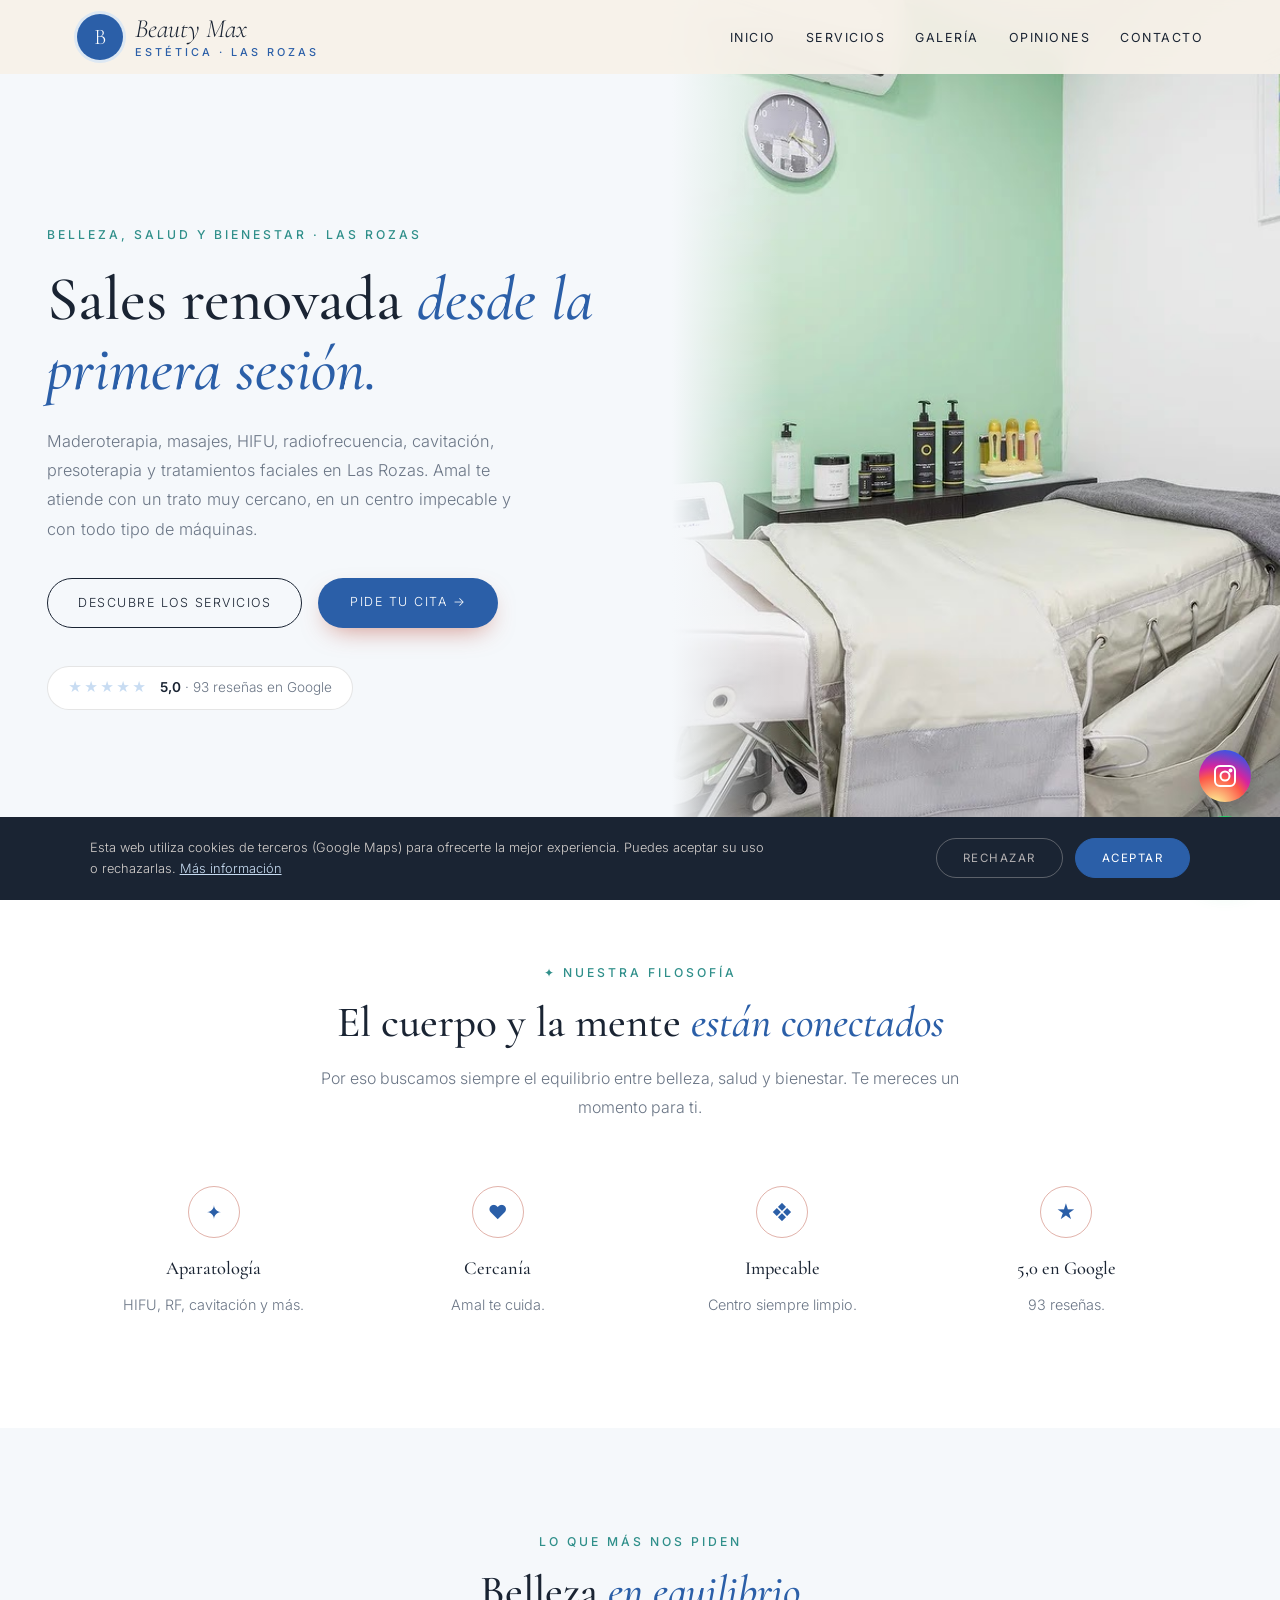
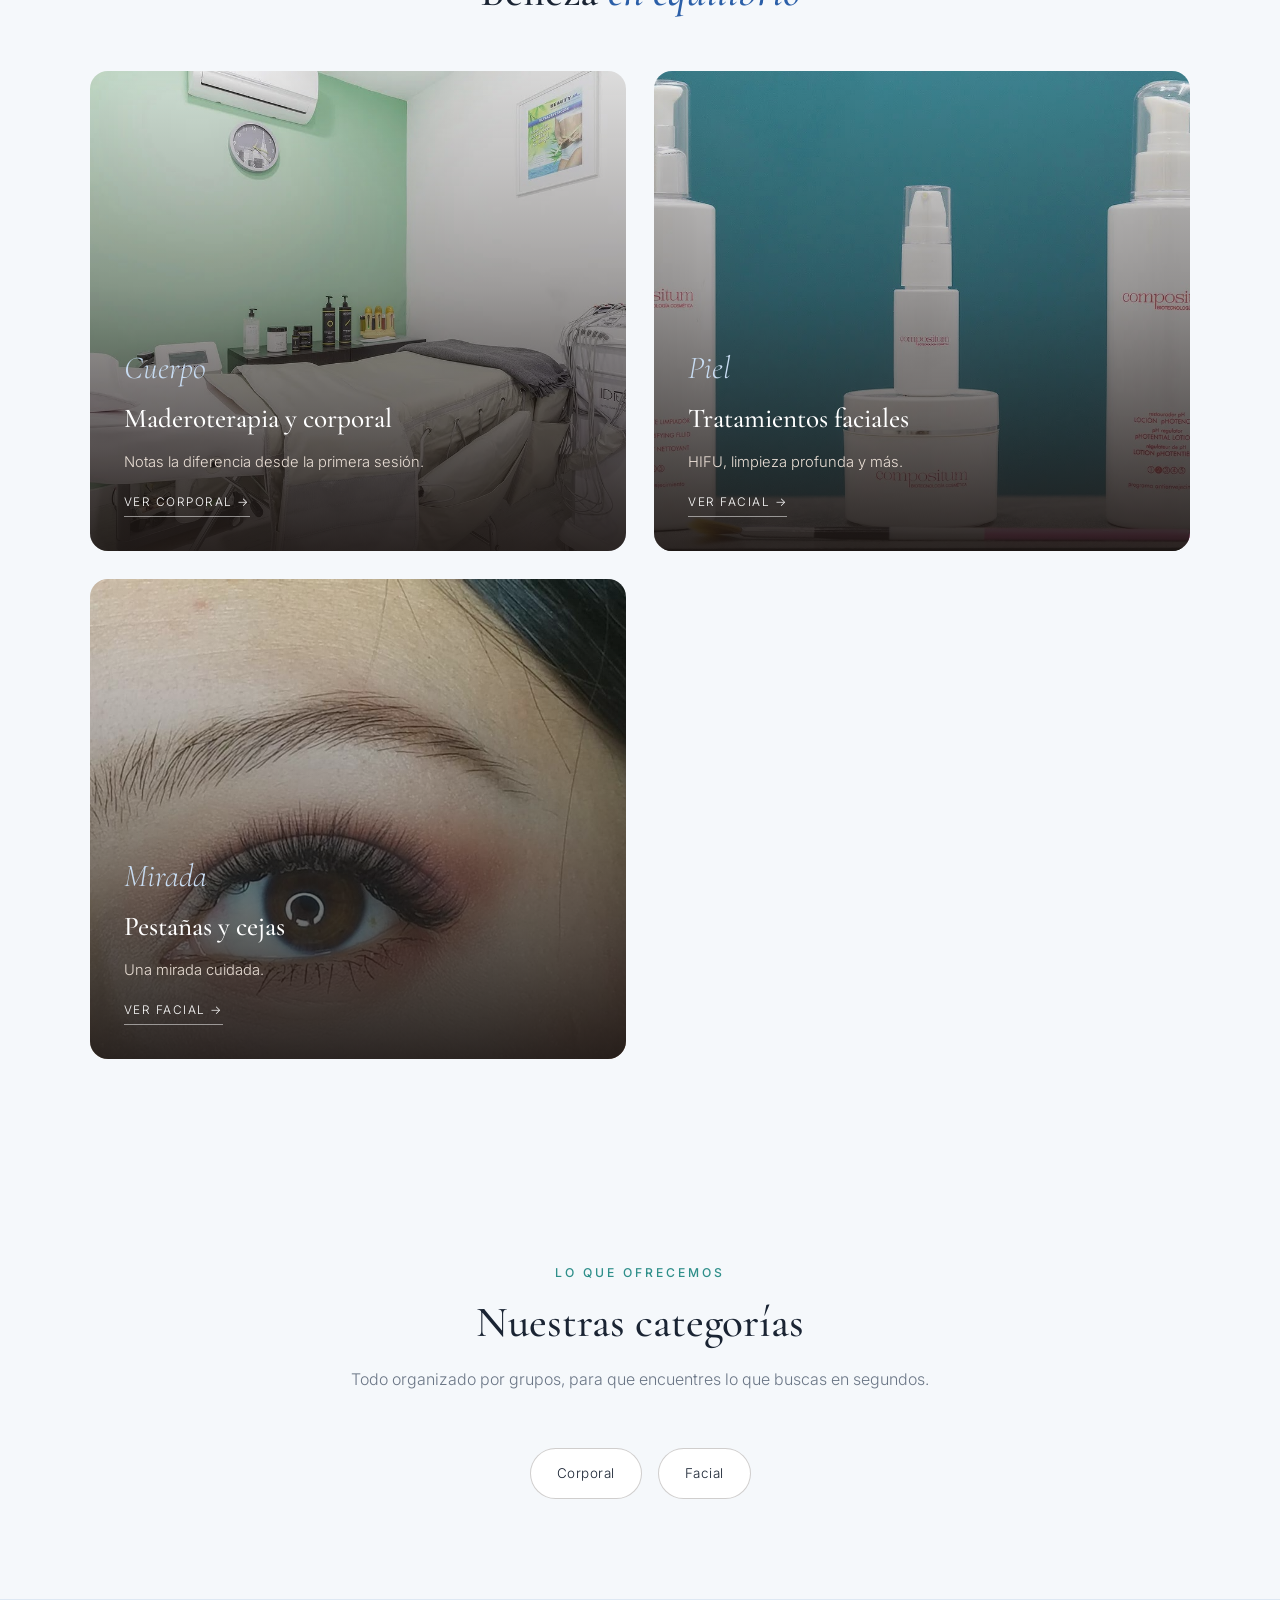
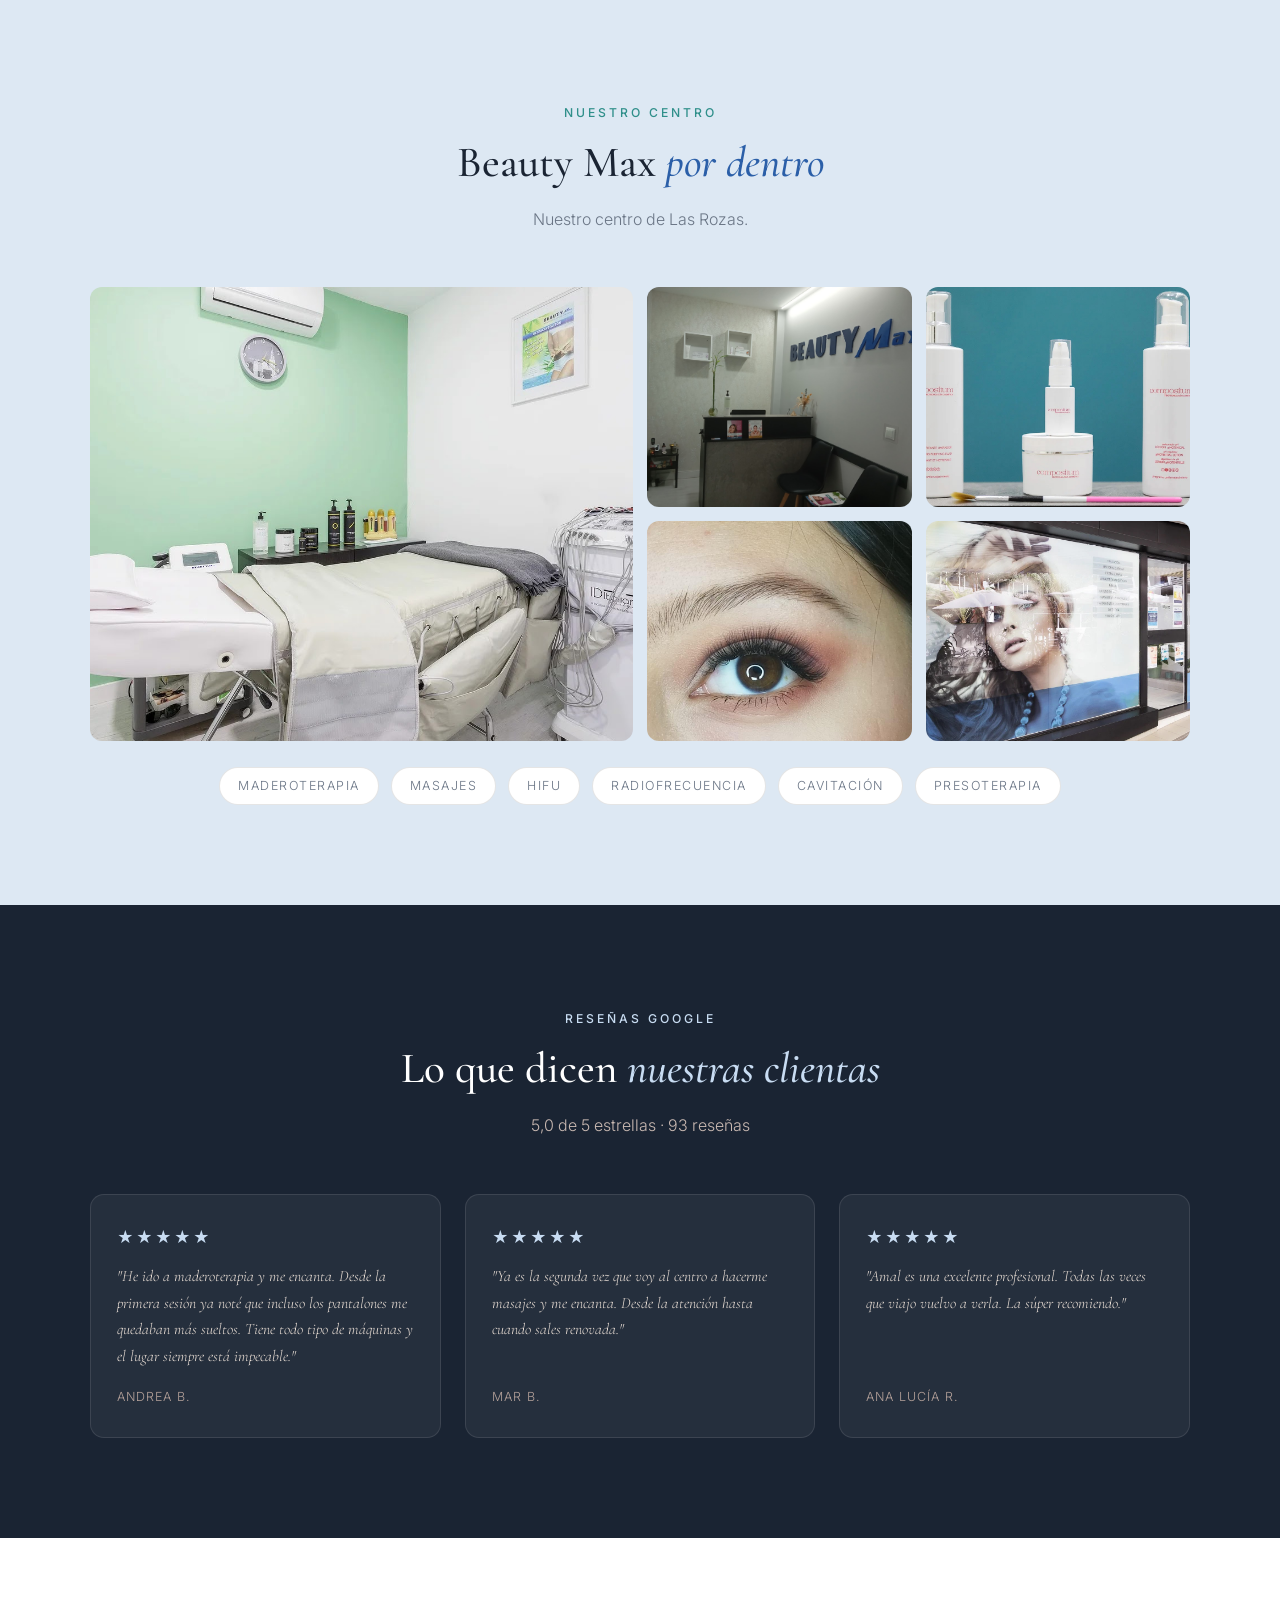
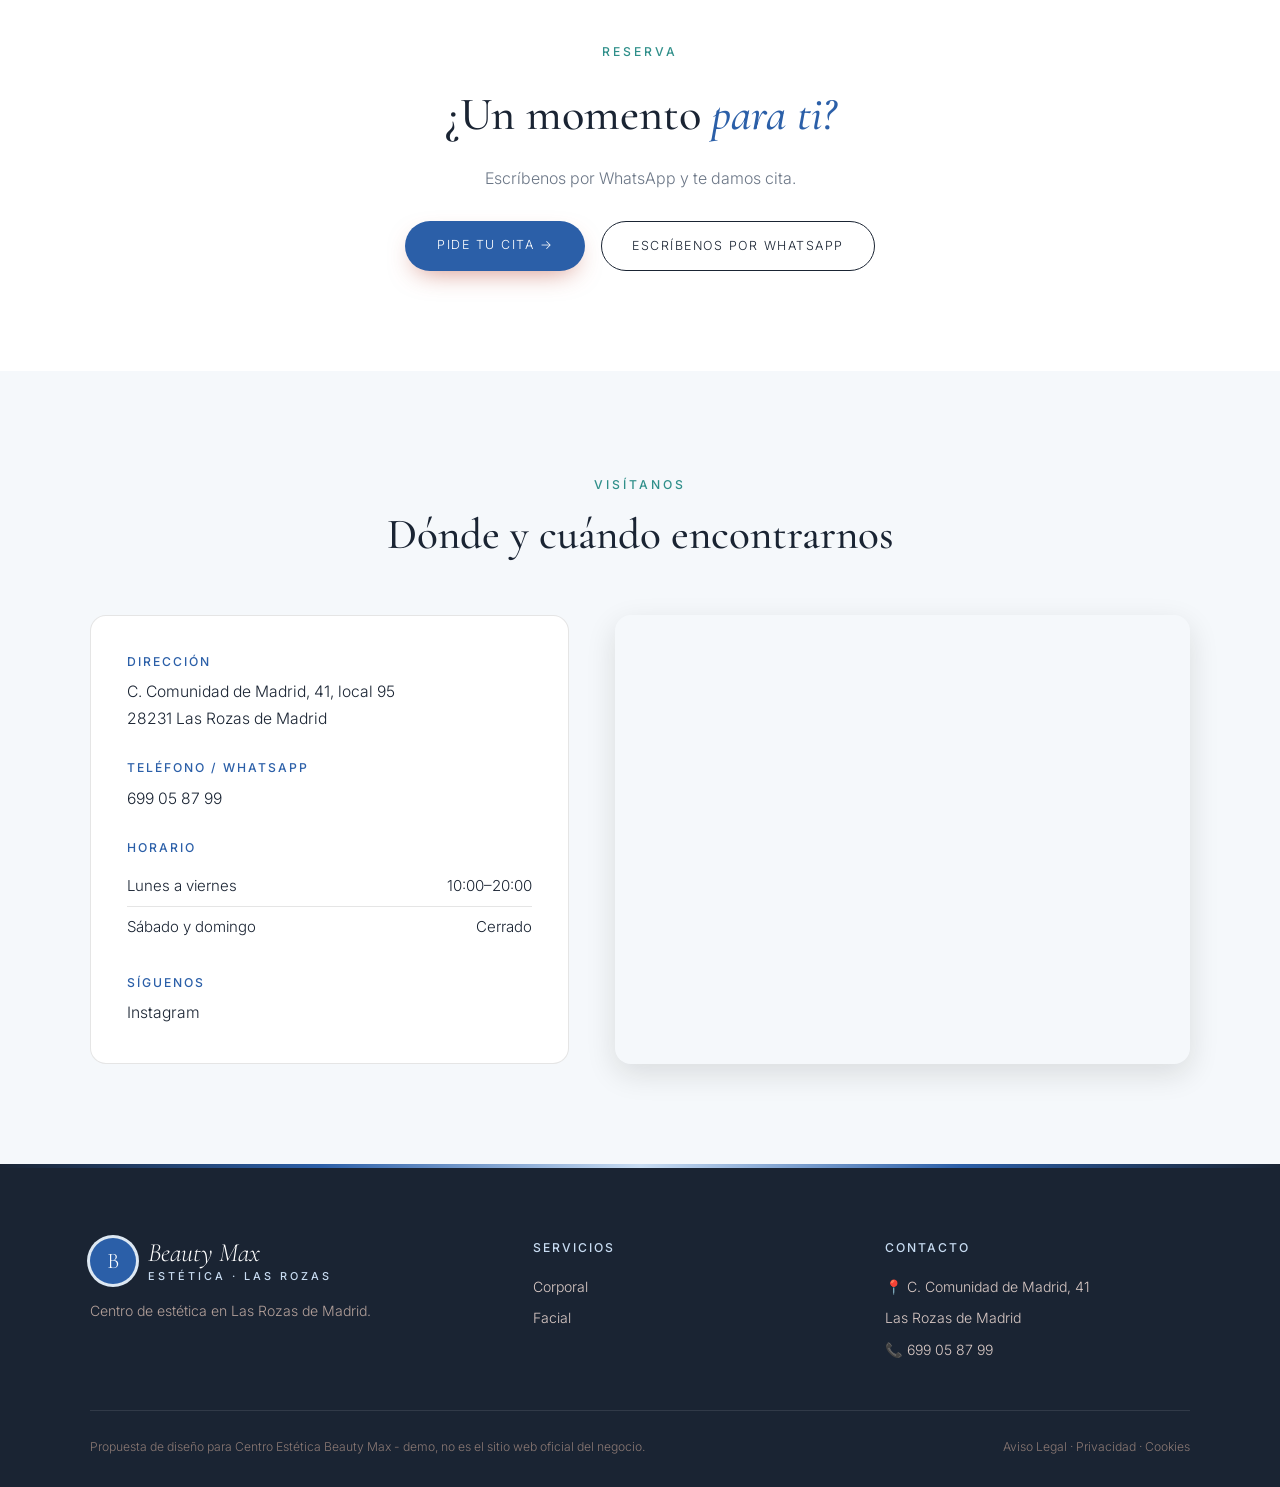
<file: index.html>
<!DOCTYPE html>
<html lang="es">
<head>
<meta charset="UTF-8">
<meta name="viewport" content="width=device-width, initial-scale=1.0">
<title>Centro Estética Beauty Max — Centro de estética en Las Rozas</title>
<meta name="description" content="Centro Estética Beauty Max, en C. Comunidad de Madrid 41, local 95, Las Rozas. Maderoterapia, masajes, HIFU, radiofrecuencia, cavitación, presoterapia y faciales con Amal. 5,0★ con 93 reseñas en Google.">
<meta name="theme-color" content="#1a2433">
<meta property="og:title" content="Centro Estética Beauty Max · Las Rozas">
<meta property="og:image" content="maps_10.jpg">

<link rel="preconnect" href="https://fonts.googleapis.com"><link rel="preconnect" href="https://fonts.gstatic.com" crossorigin><link href="https://fonts.googleapis.com/css2?family=Cormorant+Garamond:ital,wght@0,500;0,600;1,500&family=Inter:wght@300;400;500;600&display=swap" rel="stylesheet">
<link rel="stylesheet" href="styles.css">
</head>
<body>

<header id="header">
  <a href="index.html" class="logo" aria-label="Centro Estética Beauty Max, inicio"><span class="logo-mark">B</span><span class="logo-text"><span class="script">Beauty Max</span><small>estética · Las Rozas</small></span></a>
  <nav id="nav" aria-label="Navegación principal"><ul><li><a href="index.html#inicio">Inicio</a></li><li><a href="servicios.html">Servicios</a></li><li><a href="index.html#galeria">Galería</a></li><li><a href="index.html#opiniones">Opiniones</a></li><li><a href="index.html#contacto">Contacto</a></li></ul></nav><button class="nav-toggle" id="navToggle" aria-label="Abrir menú">☰</button>
</header>

<section class="hero" id="inicio">
  <div class="hero-text">
    <span class="eyebrow">Belleza, salud y bienestar · Las Rozas</span>
    <h1>Sales renovada <em>desde la primera sesión.</em></h1>
    <p>Maderoterapia, masajes, HIFU, radiofrecuencia, cavitación, presoterapia y tratamientos faciales en Las Rozas. Amal te atiende con un trato muy cercano, en un centro impecable y con todo tipo de máquinas.</p>
    <div class="hero-ctas">
      <a href="servicios.html" class="btn-outline">Descubre los servicios</a>
      <a href="https://wa.me/34699058799?text=Hola%2C%20he%20visto%20vuestra%20web%20y%20me%20gustar%C3%ADa%20pedir%20cita%20en%20Beauty%20Max" class="btn-solid" target="_blank" rel="noopener">Pide tu cita →</a>
    </div>
    <a class="hero-rating" href="https://www.google.com/maps/search/?api=1&query=Centro+est%C3%A9tica+Beauty+Max,+Calle+Comunidad+de+Madrid+41,+Las+Rozas" target="_blank" rel="noopener"><span class="stars">★★★★★</span><span><strong>5,0</strong> · 93 reseñas en Google</span></a>
  </div>
  <div class="hero-img"><img src="maps_10.jpg" alt="Cabina de Beauty Max en Las Rozas" style="object-position:center 50%;"></div>
</section>

<section class="trust">
  <div class="section-head">
    <span class="eyebrow">✦ Nuestra filosofía</span>
    <h2>El cuerpo y la mente <em>están conectados</em></h2>
    <p>Por eso buscamos siempre el equilibrio entre belleza, salud y bienestar. Te mereces un momento para ti.</p>
  </div>
  <div class="trust-grid">
    <div class="trust-card"><span class="trust-ic">✦</span><h3>Aparatología</h3><p>HIFU, RF, cavitación y más.</p></div>
    <div class="trust-card"><span class="trust-ic">♥</span><h3>Cercanía</h3><p>Amal te cuida.</p></div>
    <div class="trust-card"><span class="trust-ic">❖</span><h3>Impecable</h3><p>Centro siempre limpio.</p></div>
    <div class="trust-card"><span class="trust-ic">★</span><h3>5,0 en Google</h3><p>93 reseñas.</p></div>
  </div>
</section>

<section class="worlds">
  <div class="section-head">
    <span class="eyebrow">Lo que más nos piden</span>
    <h2>Belleza <em>en equilibrio</em></h2>
  </div>
  <div class="worlds-grid">
    <a href="servicios.html#corporal" class="world-card"><img src="maps_10.jpg" alt="Maderoterapia y corporal"><div class="world-text"><span class="script">Cuerpo</span><h3>Maderoterapia y corporal</h3><p>Notas la diferencia desde la primera sesión.</p><span class="world-link">Ver corporal →</span></div></a>
    <a href="servicios.html#facial" class="world-card"><img src="maps_04.jpg" alt="Tratamientos faciales"><div class="world-text"><span class="script">Piel</span><h3>Tratamientos faciales</h3><p>HIFU, limpieza profunda y más.</p><span class="world-link">Ver facial →</span></div></a>
    <a href="servicios.html#facial" class="world-card"><img src="maps_09.jpg" alt="Pestañas y cejas"><div class="world-text"><span class="script">Mirada</span><h3>Pestañas y cejas</h3><p>Una mirada cuidada.</p><span class="world-link">Ver facial →</span></div></a>
  </div>
</section>

<section>
  <div class="section-head">
    <span class="eyebrow">Lo que ofrecemos</span>
    <h2>Nuestras categorías</h2>
    <p>Todo organizado por grupos, para que encuentres lo que buscas en segundos.</p>
  </div>
  <div class="cat-pills">
    <a href="servicios.html#corporal" class="cat-pill">Corporal</a>
    <a href="servicios.html#facial" class="cat-pill">Facial</a>
  </div>
</section>

<section class="gallery-wrap" id="galeria">
  <div class="section-head">
    <span class="eyebrow">Nuestro centro</span>
    <h2>Beauty Max <em>por dentro</em></h2>
    <p>Nuestro centro de Las Rozas.</p>
  </div>
  <div class="gallery">
    <figure class="big"><img src="maps_10.jpg" alt="Cabina con aparatología" loading="lazy"></figure>
    <figure><img src="maps_03.jpg" alt="Recepción" loading="lazy"></figure>
    <figure><img src="maps_04.jpg" alt="Nuestros productos" loading="lazy"></figure>
    <figure><img src="maps_09.jpg" alt="Pestañas y cejas" loading="lazy"></figure>
    <figure><img src="maps_01.jpg" alt="Escaparate del centro" loading="lazy"></figure>
  </div>
  <div class="brands"><span>Maderoterapia</span><span>Masajes</span><span>HIFU</span><span>Radiofrecuencia</span><span>Cavitación</span><span>Presoterapia</span></div>
</section>

<section class="reviews-wrap" id="opiniones">
  <div class="section-head">
    <span class="eyebrow">Reseñas Google</span>
    <h2>Lo que dicen <em>nuestras clientas</em></h2>
    <p>5,0 de 5 estrellas · 93 reseñas</p>
  </div>
  <div class="review-grid">
    <div class="review-card"><div class="stars">★★★★★</div><p>"He ido a maderoterapia y me encanta. Desde la primera sesión ya noté que incluso los pantalones me quedaban más sueltos. Tiene todo tipo de máquinas y el lugar siempre está impecable."</p><cite>Andrea B.</cite></div>
    <div class="review-card"><div class="stars">★★★★★</div><p>"Ya es la segunda vez que voy al centro a hacerme masajes y me encanta. Desde la atención hasta cuando sales renovada."</p><cite>Mar B.</cite></div>
    <div class="review-card"><div class="stars">★★★★★</div><p>"Amal es una excelente profesional. Todas las veces que viajo vuelvo a verla. La súper recomiendo."</p><cite>Ana Lucía R.</cite></div>
  </div>
</section>

<section class="cta-section">
  <span class="eyebrow">Reserva</span>
  <h2>¿Un momento <em>para ti?</em></h2>
  <p>Escríbenos por WhatsApp y te damos cita.</p>
  <div class="cta-row">
    <a href="https://wa.me/34699058799?text=Hola%2C%20he%20visto%20vuestra%20web%20y%20me%20gustar%C3%ADa%20pedir%20cita%20en%20Beauty%20Max" class="btn-solid" target="_blank" rel="noopener">Pide tu cita →</a>
    <a href="https://wa.me/34699058799?text=Hola%2C%20he%20visto%20vuestra%20web%20y%20me%20gustar%C3%ADa%20pedir%20cita%20en%20Beauty%20Max" class="btn-outline" target="_blank" rel="noopener">Escríbenos por WhatsApp</a>
  </div>
</section>

<section class="contact-section" id="contacto">
  <div class="section-head">
    <span class="eyebrow">Visítanos</span>
    <h2>Dónde y cuándo encontrarnos</h2>
  </div>
  <div class="contact-grid">
    <div class="contact-info">
      <div class="contact-block"><h3>Dirección</h3><p>C. Comunidad de Madrid, 41, local 95<br>28231 Las Rozas de Madrid</p></div>
      <div class="contact-block"><h3>Teléfono / WhatsApp</h3><p><a href="tel:+34699058799">699 05 87 99</a></p></div>
      <div class="contact-block"><h3>Horario</h3><ul class="hours-list"><li><span>Lunes a viernes</span><span>10:00–20:00</span></li><li><span>Sábado y domingo</span><span>Cerrado</span></li></ul></div>
      <div class="contact-block"><h3>Síguenos</h3><p><a href="https://www.instagram.com/beautymax.rozas/" target="_blank" rel="noopener">Instagram</a></p></div>
    </div>
    <div class="contact-map">
      <iframe title="Mapa de Centro Estética Beauty Max" src="https://www.google.com/maps?q=Centro+est%C3%A9tica+Beauty+Max,+Calle+Comunidad+de+Madrid+41,+Las+Rozas&output=embed" width="100%" height="100%" style="border:0;" allowfullscreen="" loading="lazy" referrerpolicy="no-referrer-when-downgrade"></iframe>
    </div>
  </div>
</section>

<footer>
  <div class="footer-grid">
    <div class="footer-brand">
      <a href="index.html" class="logo light"><span class="logo-mark">B</span><span class="logo-text"><span class="script">Beauty Max</span><small>estética · Las Rozas</small></span></a>
      <p>Centro de estética en Las Rozas de Madrid.</p>
    </div>
    <div><h4>Servicios</h4><ul><li><a href="servicios.html#corporal">Corporal</a></li><li><a href="servicios.html#facial">Facial</a></li></ul></div>
    <div><h4>Contacto</h4><ul><li>📍 C. Comunidad de Madrid, 41</li><li>Las Rozas de Madrid</li><li>📞 <a href="tel:+34699058799">699 05 87 99</a></li></ul></div>
  </div>
  <div class="footer-bottom">
    <span>Propuesta de diseño para Centro Estética Beauty Max - demo, no es el sitio web oficial del negocio.</span>
    <span><a href="aviso-legal.html">Aviso Legal</a> &middot; <a href="politica-privacidad.html">Privacidad</a> &middot; <a href="politica-cookies.html">Cookies</a></span>
  </div>
</footer>

<div id="cookie-banner" class="cookie-banner"><p>Esta web utiliza cookies de terceros (Google Maps) para ofrecerte la mejor experiencia. Puedes aceptar su uso o rechazarlas. <a href="politica-cookies.html">Más información</a></p><div class="cookie-actions"><button onclick="setCookieChoice('rejected')" class="ck-reject">Rechazar</button><button onclick="setCookieChoice('accepted')" class="ck-accept">Aceptar</button></div></div>
<div class="social-fabs"><a class="ig-fab" href="https://www.instagram.com/beautymax.rozas/" target="_blank" rel="noopener" aria-label="Visitar Instagram"><svg width="24" height="24" viewBox="0 0 24 24" fill="none" stroke="white" stroke-width="2"><rect x="2" y="2" width="20" height="20" rx="5"/><circle cx="12" cy="12" r="4.5"/><circle cx="17.5" cy="6.5" r="1" fill="white"/></svg></a><a class="wa-fab" href="https://wa.me/34699058799?text=Hola%2C%20he%20visto%20vuestra%20web%20y%20me%20gustar%C3%ADa%20pedir%20cita%20en%20Beauty%20Max" target="_blank" rel="noopener" aria-label="Escribir por WhatsApp"><svg width="28" height="28" viewBox="0 0 24 24" fill="white"><path d="M17.5 14.4c-.3-.1-1.8-.9-2-1s-.5-.1-.7.1-.8 1-.9 1.2-.3.2-.6.1a8.2 8.2 0 0 1-2.4-1.5 9 9 0 0 1-1.7-2.1c-.2-.3 0-.5.1-.6l.4-.5.3-.5v-.5l-.9-2.2c-.2-.6-.5-.5-.7-.5h-.6a1.1 1.1 0 0 0-.8.4 3.4 3.4 0 0 0-1 2.5 5.9 5.9 0 0 0 1.2 3.1 13.5 13.5 0 0 0 5.2 4.6c2.6 1 2.6.7 3.1.6a2.6 2.6 0 0 0 1.7-1.2 2.1 2.1 0 0 0 .2-1.2c-.1-.1-.3-.2-.6-.3ZM12 21.8a9.8 9.8 0 0 1-5-1.4l-.4-.2-3.7 1 1-3.6-.2-.4A9.8 9.8 0 1 1 12 21.8Zm8.4-18.3A11.8 11.8 0 0 0 1.8 17.7L.2 23.8l6.3-1.6a11.8 11.8 0 0 0 5.6 1.4A11.8 11.8 0 0 0 20.4 3.5Z"/></svg></a></div>
<script src="main.js"></script>
</body>
</html>
</file>
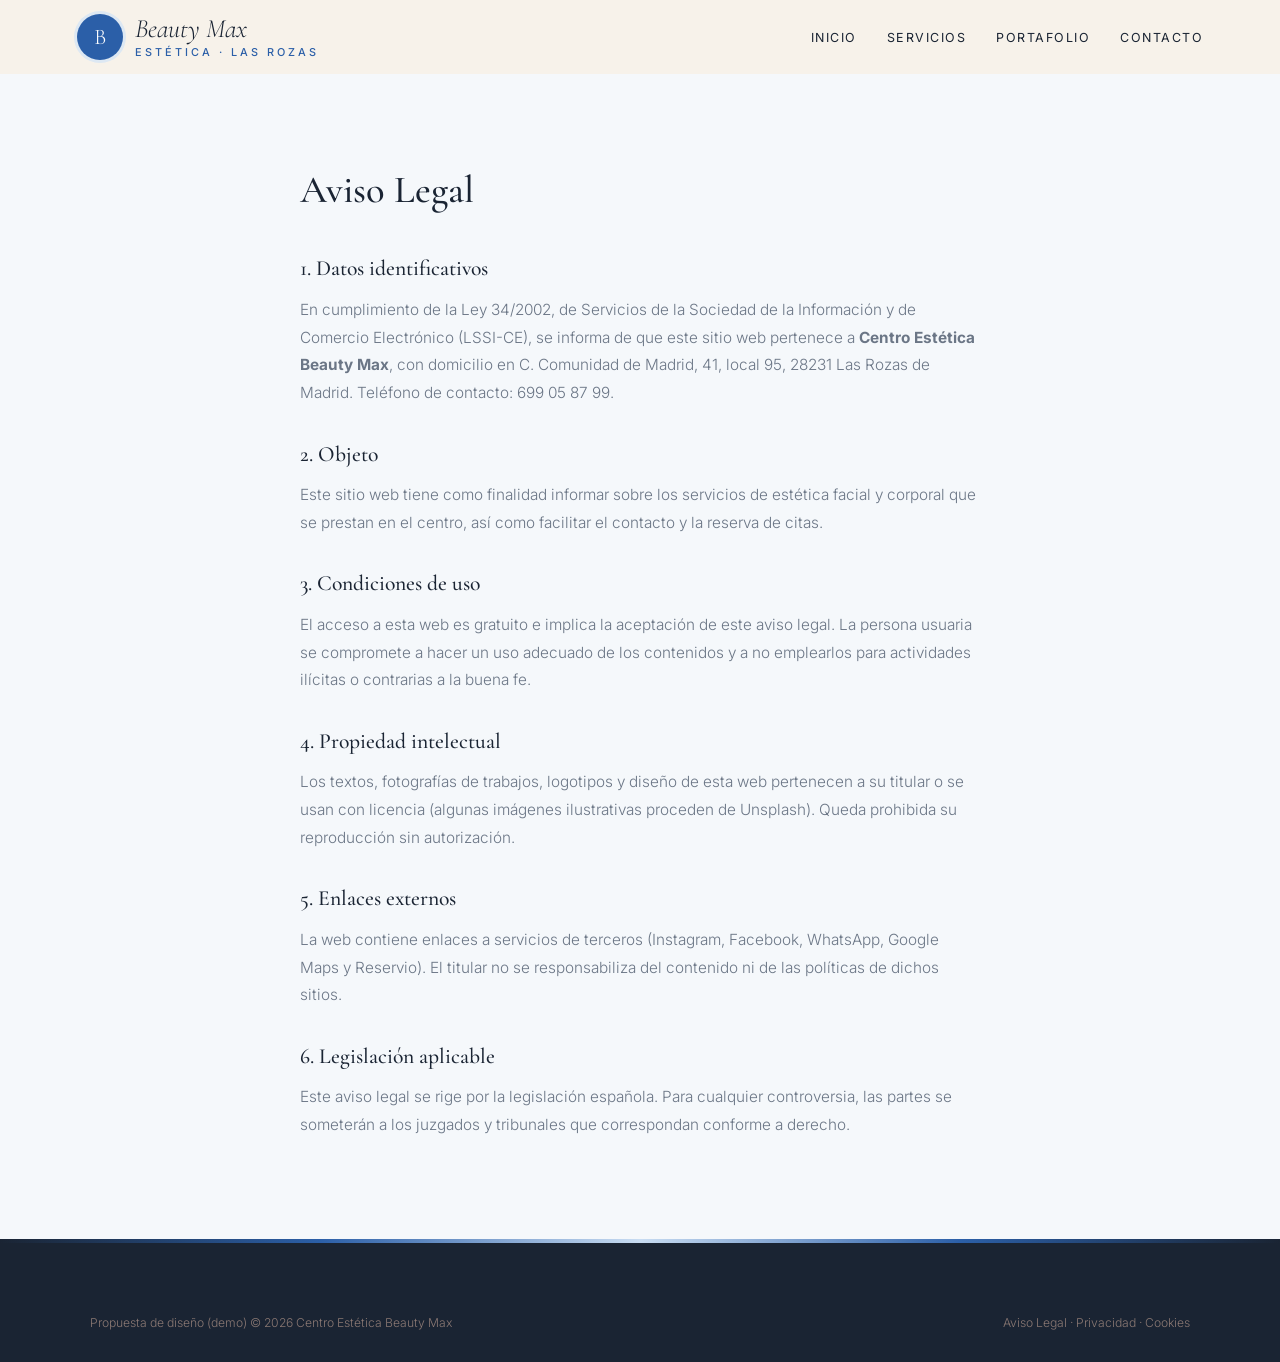
<file: aviso-legal.html>
<!DOCTYPE html>
<html lang="es">
<head>
<meta charset="UTF-8">
<meta name="viewport" content="width=device-width, initial-scale=1.0">
<title>Aviso Legal — Centro Estética Beauty Max</title>
<meta name="robots" content="noindex">

<link rel="preconnect" href="https://fonts.googleapis.com">
<link href="https://fonts.googleapis.com/css2?family=Cormorant+Garamond:ital,wght@0,500;0,600;1,500&family=Inter:wght@300;400;500;600&display=swap" rel="stylesheet">
<link rel="stylesheet" href="styles.css">
</head>
<body>
<header id="header" class="scrolled">
  <a href="index.html" class="logo" aria-label="Centro Estética Beauty Max, inicio">
    <span class="logo-mark">B</span>
    <span class="logo-text"><span class="script">Beauty Max</span><small>estética · Las Rozas</small></span>
  </a>
  <nav id="nav" aria-label="Navegación principal">
    <ul>
      <li><a href="index.html#inicio">Inicio</a></li>
      <li><a href="servicios.html">Servicios</a></li>
      <li><a href="portafolio.html">Portafolio</a></li>
      <li><a href="index.html#contacto">Contacto</a></li>
    </ul>
  </nav>
  <button class="nav-toggle" id="navToggle" aria-label="Abrir menú">☰</button>
</header>
<main class="legal"><h1>Aviso Legal</h1>
<h2>1. Datos identificativos</h2>
<p>En cumplimiento de la Ley 34/2002, de Servicios de la Sociedad de la Información y de Comercio Electrónico (LSSI-CE), se informa de que este sitio web pertenece a <strong>Centro Estética Beauty Max</strong>, con domicilio en C. Comunidad de Madrid, 41, local 95, 28231 Las Rozas de Madrid. Teléfono de contacto: 699 05 87 99.</p>
<h2>2. Objeto</h2>
<p>Este sitio web tiene como finalidad informar sobre los servicios de estética facial y corporal que se prestan en el centro, así como facilitar el contacto y la reserva de citas.</p>
<h2>3. Condiciones de uso</h2>
<p>El acceso a esta web es gratuito e implica la aceptación de este aviso legal. La persona usuaria se compromete a hacer un uso adecuado de los contenidos y a no emplearlos para actividades ilícitas o contrarias a la buena fe.</p>
<h2>4. Propiedad intelectual</h2>
<p>Los textos, fotografías de trabajos, logotipos y diseño de esta web pertenecen a su titular o se usan con licencia (algunas imágenes ilustrativas proceden de Unsplash). Queda prohibida su reproducción sin autorización.</p>
<h2>5. Enlaces externos</h2>
<p>La web contiene enlaces a servicios de terceros (Instagram, Facebook, WhatsApp, Google Maps y Reservio). El titular no se responsabiliza del contenido ni de las políticas de dichos sitios.</p>
<h2>6. Legislación aplicable</h2>
<p>Este aviso legal se rige por la legislación española. Para cualquier controversia, las partes se someterán a los juzgados y tribunales que correspondan conforme a derecho.</p></main>
<footer>
  <div class="footer-bottom" style="margin-top:0">
    <span>Propuesta de diseño (demo) © 2026 Centro Estética Beauty Max</span>
    <span><a href="aviso-legal.html">Aviso Legal</a> &middot; <a href="politica-privacidad.html">Privacidad</a> &middot; <a href="politica-cookies.html">Cookies</a></span>
  </div>
</footer>
<script src="main.js"></script>
</body>
</html>
</file>
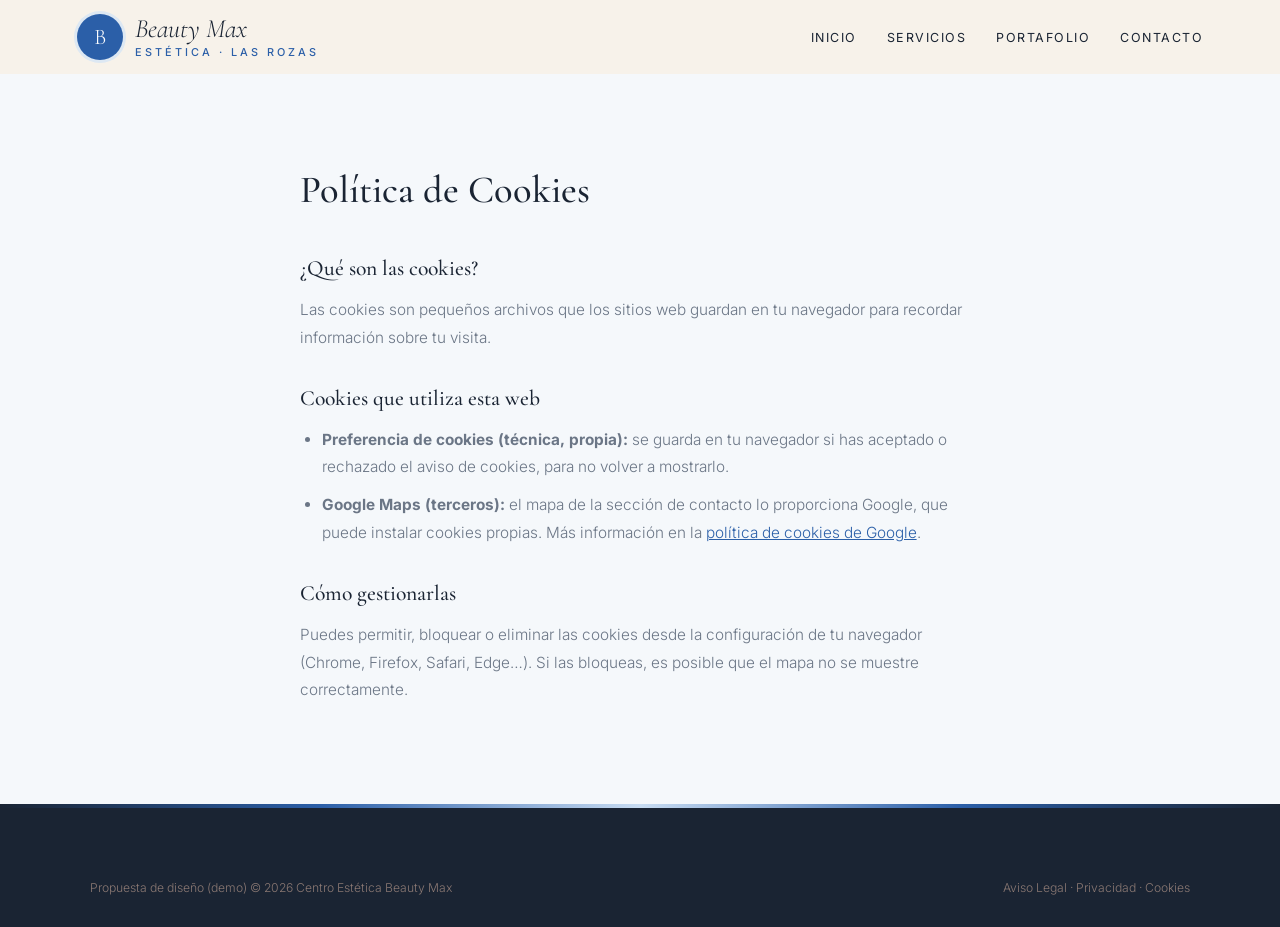
<file: politica-cookies.html>
<!DOCTYPE html>
<html lang="es">
<head>
<meta charset="UTF-8">
<meta name="viewport" content="width=device-width, initial-scale=1.0">
<title>Política de Cookies — Centro Estética Beauty Max</title>
<meta name="robots" content="noindex">

<link rel="preconnect" href="https://fonts.googleapis.com">
<link href="https://fonts.googleapis.com/css2?family=Cormorant+Garamond:ital,wght@0,500;0,600;1,500&family=Inter:wght@300;400;500;600&display=swap" rel="stylesheet">
<link rel="stylesheet" href="styles.css">
</head>
<body>
<header id="header" class="scrolled">
  <a href="index.html" class="logo" aria-label="Centro Estética Beauty Max, inicio">
    <span class="logo-mark">B</span>
    <span class="logo-text"><span class="script">Beauty Max</span><small>estética · Las Rozas</small></span>
  </a>
  <nav id="nav" aria-label="Navegación principal">
    <ul>
      <li><a href="index.html#inicio">Inicio</a></li>
      <li><a href="servicios.html">Servicios</a></li>
      <li><a href="portafolio.html">Portafolio</a></li>
      <li><a href="index.html#contacto">Contacto</a></li>
    </ul>
  </nav>
  <button class="nav-toggle" id="navToggle" aria-label="Abrir menú">☰</button>
</header>
<main class="legal"><h1>Política de Cookies</h1>
<h2>¿Qué son las cookies?</h2>
<p>Las cookies son pequeños archivos que los sitios web guardan en tu navegador para recordar información sobre tu visita.</p>
<h2>Cookies que utiliza esta web</h2>
<ul>
<li><strong>Preferencia de cookies (técnica, propia):</strong> se guarda en tu navegador si has aceptado o rechazado el aviso de cookies, para no volver a mostrarlo.</li>
<li><strong>Google Maps (terceros):</strong> el mapa de la sección de contacto lo proporciona Google, que puede instalar cookies propias. Más información en la <a href="https://policies.google.com/technologies/cookies" target="_blank" rel="noopener">política de cookies de Google</a>.</li>
</ul>
<h2>Cómo gestionarlas</h2>
<p>Puedes permitir, bloquear o eliminar las cookies desde la configuración de tu navegador (Chrome, Firefox, Safari, Edge…). Si las bloqueas, es posible que el mapa no se muestre correctamente.</p></main>
<footer>
  <div class="footer-bottom" style="margin-top:0">
    <span>Propuesta de diseño (demo) © 2026 Centro Estética Beauty Max</span>
    <span><a href="aviso-legal.html">Aviso Legal</a> &middot; <a href="politica-privacidad.html">Privacidad</a> &middot; <a href="politica-cookies.html">Cookies</a></span>
  </div>
</footer>
<script src="main.js"></script>
</body>
</html>
</file>
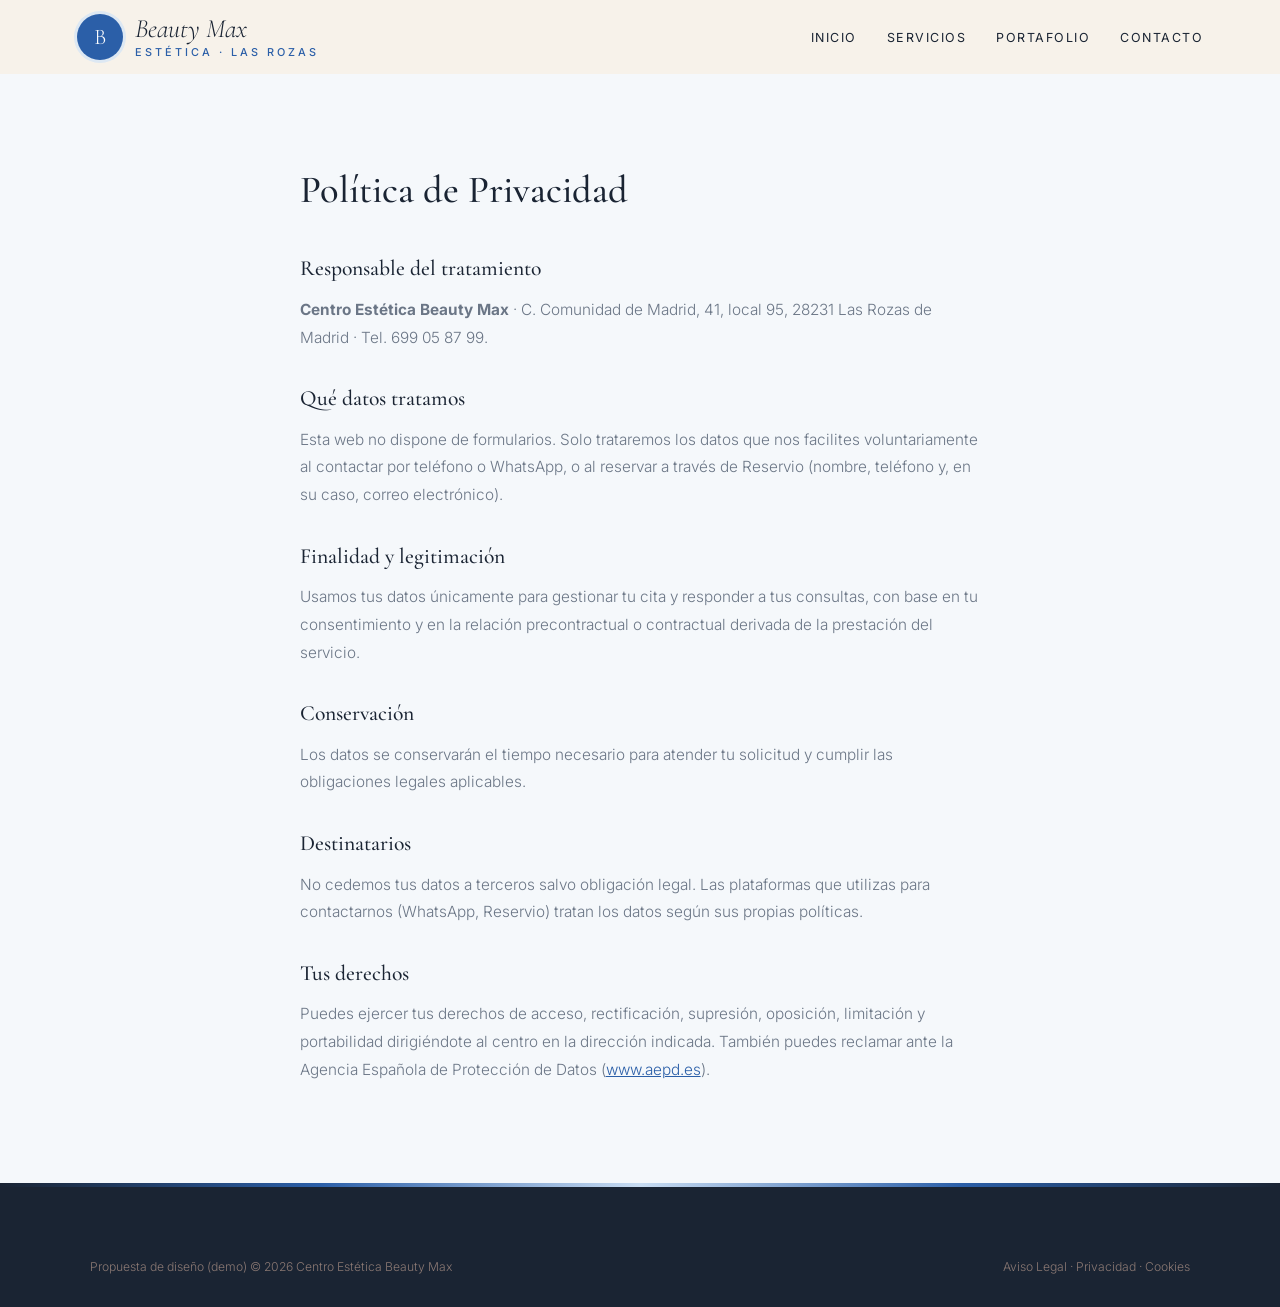
<file: politica-privacidad.html>
<!DOCTYPE html>
<html lang="es">
<head>
<meta charset="UTF-8">
<meta name="viewport" content="width=device-width, initial-scale=1.0">
<title>Política de Privacidad — Centro Estética Beauty Max</title>
<meta name="robots" content="noindex">

<link rel="preconnect" href="https://fonts.googleapis.com">
<link href="https://fonts.googleapis.com/css2?family=Cormorant+Garamond:ital,wght@0,500;0,600;1,500&family=Inter:wght@300;400;500;600&display=swap" rel="stylesheet">
<link rel="stylesheet" href="styles.css">
</head>
<body>
<header id="header" class="scrolled">
  <a href="index.html" class="logo" aria-label="Centro Estética Beauty Max, inicio">
    <span class="logo-mark">B</span>
    <span class="logo-text"><span class="script">Beauty Max</span><small>estética · Las Rozas</small></span>
  </a>
  <nav id="nav" aria-label="Navegación principal">
    <ul>
      <li><a href="index.html#inicio">Inicio</a></li>
      <li><a href="servicios.html">Servicios</a></li>
      <li><a href="portafolio.html">Portafolio</a></li>
      <li><a href="index.html#contacto">Contacto</a></li>
    </ul>
  </nav>
  <button class="nav-toggle" id="navToggle" aria-label="Abrir menú">☰</button>
</header>
<main class="legal"><h1>Política de Privacidad</h1>
<h2>Responsable del tratamiento</h2>
<p><strong>Centro Estética Beauty Max</strong> · C. Comunidad de Madrid, 41, local 95, 28231 Las Rozas de Madrid · Tel. 699 05 87 99.</p>
<h2>Qué datos tratamos</h2>
<p>Esta web no dispone de formularios. Solo trataremos los datos que nos facilites voluntariamente al contactar por teléfono o WhatsApp, o al reservar a través de Reservio (nombre, teléfono y, en su caso, correo electrónico).</p>
<h2>Finalidad y legitimación</h2>
<p>Usamos tus datos únicamente para gestionar tu cita y responder a tus consultas, con base en tu consentimiento y en la relación precontractual o contractual derivada de la prestación del servicio.</p>
<h2>Conservación</h2>
<p>Los datos se conservarán el tiempo necesario para atender tu solicitud y cumplir las obligaciones legales aplicables.</p>
<h2>Destinatarios</h2>
<p>No cedemos tus datos a terceros salvo obligación legal. Las plataformas que utilizas para contactarnos (WhatsApp, Reservio) tratan los datos según sus propias políticas.</p>
<h2>Tus derechos</h2>
<p>Puedes ejercer tus derechos de acceso, rectificación, supresión, oposición, limitación y portabilidad dirigiéndote al centro en la dirección indicada. También puedes reclamar ante la Agencia Española de Protección de Datos (<a href="https://www.aepd.es" target="_blank" rel="noopener">www.aepd.es</a>).</p></main>
<footer>
  <div class="footer-bottom" style="margin-top:0">
    <span>Propuesta de diseño (demo) © 2026 Centro Estética Beauty Max</span>
    <span><a href="aviso-legal.html">Aviso Legal</a> &middot; <a href="politica-privacidad.html">Privacidad</a> &middot; <a href="politica-cookies.html">Cookies</a></span>
  </div>
</footer>
<script src="main.js"></script>
</body>
</html>
</file>
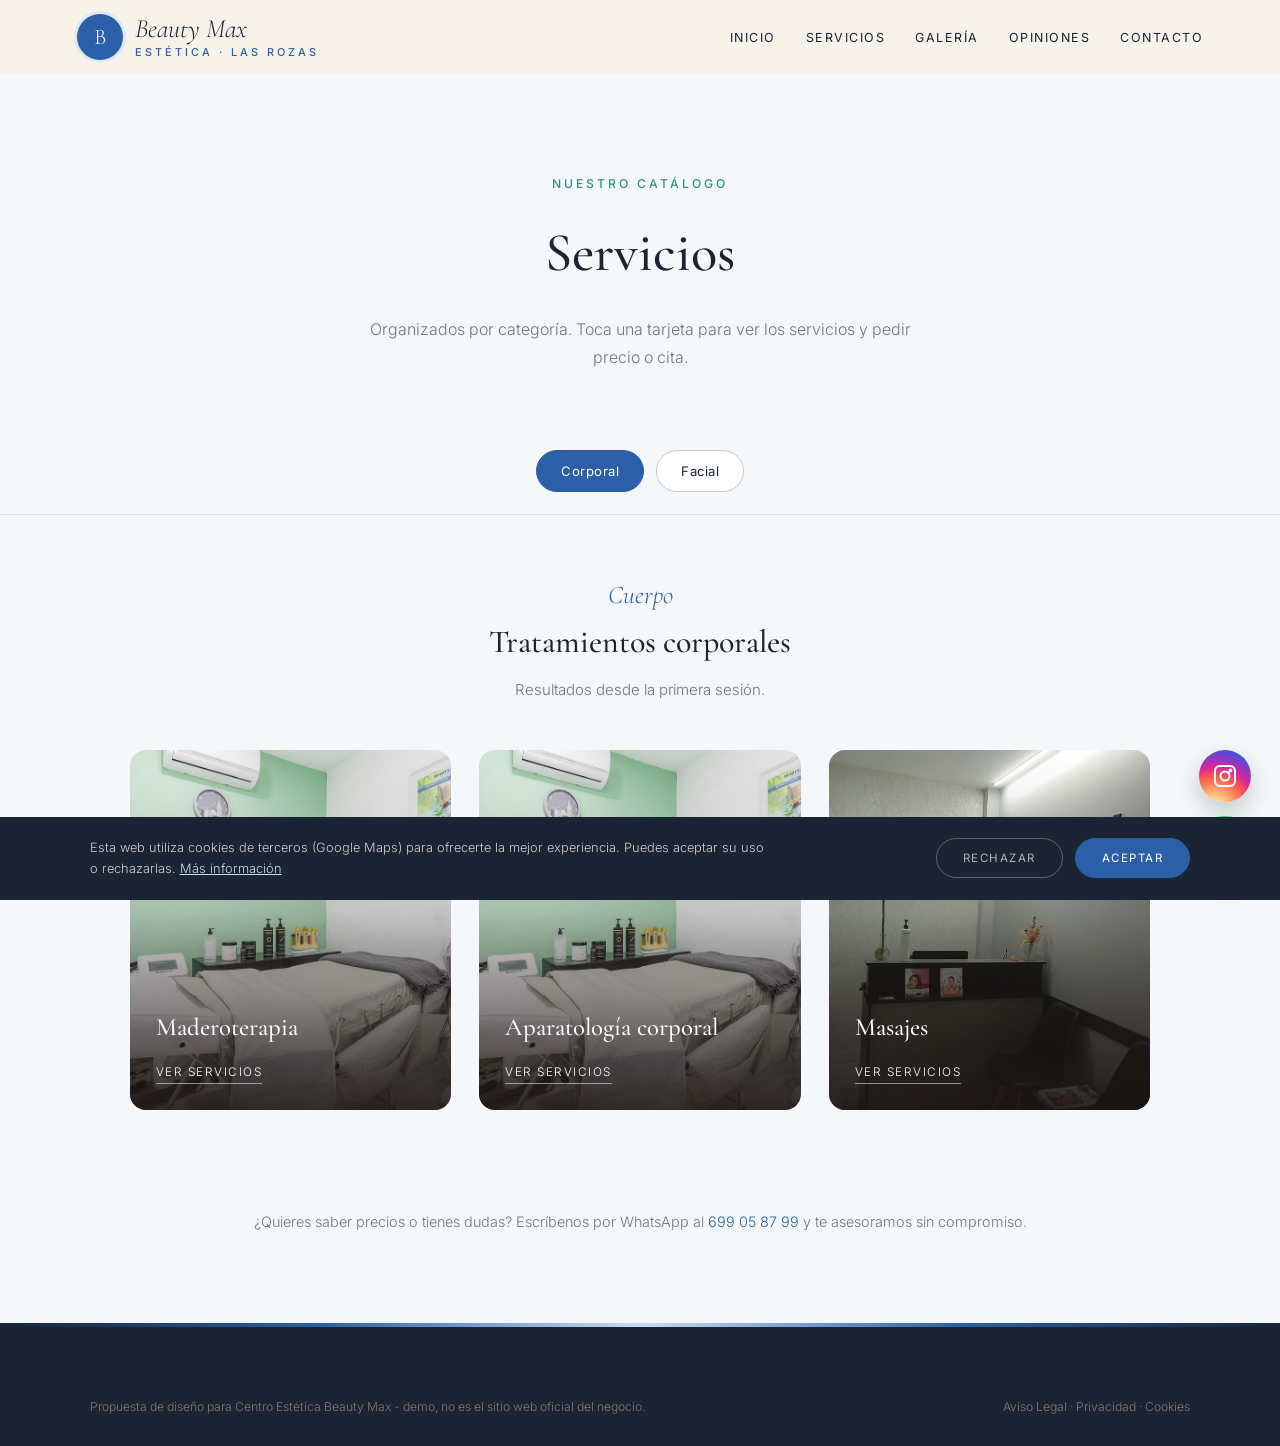
<file: servicios.html>
<!DOCTYPE html>
<html lang="es">
<head>
<meta charset="UTF-8">
<meta name="viewport" content="width=device-width, initial-scale=1.0">
<title>Servicios — Centro Estética Beauty Max · Las Rozas</title>
<meta name="description" content="Servicios de Centro Estética Beauty Max en Las Rozas.">

<link rel="preconnect" href="https://fonts.googleapis.com"><link rel="preconnect" href="https://fonts.gstatic.com" crossorigin><link href="https://fonts.googleapis.com/css2?family=Cormorant+Garamond:ital,wght@0,500;0,600;1,500&family=Inter:wght@300;400;500;600&display=swap" rel="stylesheet">
<link rel="stylesheet" href="styles.css">
</head>
<body>

<header id="header" class="scrolled">
  <a href="index.html" class="logo" aria-label="Centro Estética Beauty Max, inicio"><span class="logo-mark">B</span><span class="logo-text"><span class="script">Beauty Max</span><small>estética · Las Rozas</small></span></a>
  <nav id="nav" aria-label="Navegación principal"><ul><li><a href="index.html#inicio">Inicio</a></li><li><a href="servicios.html">Servicios</a></li><li><a href="index.html#galeria">Galería</a></li><li><a href="index.html#opiniones">Opiniones</a></li><li><a href="index.html#contacto">Contacto</a></li></ul></nav><button class="nav-toggle" id="navToggle" aria-label="Abrir menú">☰</button>
</header>

<div class="page-hero">
  <span class="eyebrow">Nuestro catálogo</span>
  <h1>Servicios</h1>
  <p>Organizados por categoría. Toca una tarjeta para ver los servicios y pedir precio o cita.</p>
</div>

<div class="tabs">
  <button class="tab-btn active" data-tab="corporal">Corporal</button>
  <button class="tab-btn" data-tab="facial">Facial</button>
  
</div>

<div class="tab-panel active" id="corporal">
  <div class="tab-intro"><span class="script">Cuerpo</span><h2>Tratamientos corporales</h2><p>Resultados desde la primera sesión.</p></div>
  <div class="cat-grid">
    <div class="cat-card" onclick="openModal('madero')"><img src="maps_10.jpg" alt="Maderoterapia" loading="lazy"><div class="cat-card-text"><h3>Maderoterapia</h3><span>Ver servicios</span></div></div>
    <div class="cat-card" onclick="openModal('aparatologia')"><img src="maps_10.jpg" alt="Aparatología corporal" loading="lazy"><div class="cat-card-text"><h3>Aparatología corporal</h3><span>Ver servicios</span></div></div>
    <div class="cat-card" onclick="openModal('masajes')"><img src="maps_03.jpg" alt="Masajes" loading="lazy"><div class="cat-card-text"><h3>Masajes</h3><span>Ver servicios</span></div></div>
  </div>
</div>

<div class="tab-panel" id="facial">
  <div class="tab-intro"><span class="script">Piel</span><h2>Tratamientos faciales</h2><p>Piel cuidada y luminosa.</p></div>
  <div class="cat-grid">
    <div class="cat-card" onclick="openModal('faciales')"><img src="maps_04.jpg" alt="Faciales" loading="lazy"><div class="cat-card-text"><h3>Faciales</h3><span>Ver servicios</span></div></div>
    <div class="cat-card" onclick="openModal('mirada')"><img src="maps_09.jpg" alt="Pestañas y cejas" loading="lazy"><div class="cat-card-text"><h3>Pestañas y cejas</h3><span>Ver servicios</span></div></div>
  </div>
</div>


<p class="services-note">¿Quieres saber precios o tienes dudas? Escríbenos por WhatsApp al <a href="https://wa.me/34699058799" target="_blank" rel="noopener" style="color:var(--red)">699 05 87 99</a> y te asesoramos sin compromiso.</p>

<div class="modal-overlay" id="modal-madero"><div class="modal">
  <button class="modal-close" onclick="closeModal('madero')" aria-label="Cerrar">×</button>
  <h3>Maderoterapia</h3><p class="modal-sub">Modelado</p>
  <div class="svc-row"><div><div class="svc-name">Maderoterapia corporal</div><span class="svc-desc"></span></div><div class="svc-price">Consultar</div></div>
  <a class="modal-cta alt" href="https://wa.me/34699058799?text=Hola%2C%20quiero%20informaci%C3%B3n%20sobre%20maderoterapia" target="_blank" rel="noopener">Pedir cita por WhatsApp</a>
</div></div>

<div class="modal-overlay" id="modal-aparatologia"><div class="modal">
  <button class="modal-close" onclick="closeModal('aparatologia')" aria-label="Cerrar">×</button>
  <h3>Aparatología corporal</h3><p class="modal-sub">Tecnología</p>
  <div class="svc-row"><div><div class="svc-name">Cavitación</div><span class="svc-desc"></span></div><div class="svc-price">Consultar</div></div>
  <div class="svc-row"><div><div class="svc-name">Radiofrecuencia</div><span class="svc-desc"></span></div><div class="svc-price">Consultar</div></div>
  <div class="svc-row"><div><div class="svc-name">HIFU</div><span class="svc-desc"></span></div><div class="svc-price">Consultar</div></div>
  <div class="svc-row"><div><div class="svc-name">Presoterapia</div><span class="svc-desc"></span></div><div class="svc-price">Consultar</div></div>
  <div class="svc-row"><div><div class="svc-name">Láser indoloro</div><span class="svc-desc"></span></div><div class="svc-price">Consultar</div></div>
  <a class="modal-cta alt" href="https://wa.me/34699058799?text=Hola%2C%20quiero%20informaci%C3%B3n%20sobre%20aparatolog%C3%ADa%20corporal" target="_blank" rel="noopener">Pedir cita por WhatsApp</a>
</div></div>

<div class="modal-overlay" id="modal-masajes"><div class="modal">
  <button class="modal-close" onclick="closeModal('masajes')" aria-label="Cerrar">×</button>
  <h3>Masajes</h3><p class="modal-sub">Bienestar</p>
  <div class="svc-row"><div><div class="svc-name">Masajes</div><span class="svc-desc"></span></div><div class="svc-price">Consultar</div></div>
  <div class="svc-row"><div><div class="svc-name">Masaje cráneo facial</div><span class="svc-desc"></span></div><div class="svc-price">Consultar</div></div>
  <a class="modal-cta alt" href="https://wa.me/34699058799?text=Hola%2C%20quiero%20informaci%C3%B3n%20sobre%20masajes" target="_blank" rel="noopener">Pedir cita por WhatsApp</a>
</div></div>

<div class="modal-overlay" id="modal-faciales"><div class="modal">
  <button class="modal-close" onclick="closeModal('faciales')" aria-label="Cerrar">×</button>
  <h3>Faciales</h3><p class="modal-sub">Piel</p>
  <div class="svc-row"><div><div class="svc-name">Limpieza profunda</div><span class="svc-desc"></span></div><div class="svc-price">Consultar</div></div>
  <div class="svc-row"><div><div class="svc-name">HIFU facial</div><span class="svc-desc"></span></div><div class="svc-price">Consultar</div></div>
  <div class="svc-row"><div><div class="svc-name">Dioderma</div><span class="svc-desc"></span></div><div class="svc-price">Consultar</div></div>
  <div class="svc-row"><div><div class="svc-name">Maderoterapia facial</div><span class="svc-desc"></span></div><div class="svc-price">Consultar</div></div>
  <a class="modal-cta alt" href="https://wa.me/34699058799?text=Hola%2C%20quiero%20informaci%C3%B3n%20sobre%20faciales" target="_blank" rel="noopener">Pedir cita por WhatsApp</a>
</div></div>

<div class="modal-overlay" id="modal-mirada"><div class="modal">
  <button class="modal-close" onclick="closeModal('mirada')" aria-label="Cerrar">×</button>
  <h3>Pestañas y cejas</h3><p class="modal-sub">Mirada</p>
  <div class="svc-row"><div><div class="svc-name">Pestañas</div><span class="svc-desc"></span></div><div class="svc-price">Consultar</div></div>
  <div class="svc-row"><div><div class="svc-name">Cejas</div><span class="svc-desc"></span></div><div class="svc-price">Consultar</div></div>
  <a class="modal-cta alt" href="https://wa.me/34699058799?text=Hola%2C%20quiero%20informaci%C3%B3n%20sobre%20pesta%C3%B1as%20y%20cejas" target="_blank" rel="noopener">Pedir cita por WhatsApp</a>
</div></div>


<footer>
  <div class="footer-bottom" style="margin-top:0">
    <span>Propuesta de diseño para Centro Estética Beauty Max - demo, no es el sitio web oficial del negocio.</span>
    <span><a href="aviso-legal.html">Aviso Legal</a> &middot; <a href="politica-privacidad.html">Privacidad</a> &middot; <a href="politica-cookies.html">Cookies</a></span>
  </div>
</footer>

<div id="cookie-banner" class="cookie-banner"><p>Esta web utiliza cookies de terceros (Google Maps) para ofrecerte la mejor experiencia. Puedes aceptar su uso o rechazarlas. <a href="politica-cookies.html">Más información</a></p><div class="cookie-actions"><button onclick="setCookieChoice('rejected')" class="ck-reject">Rechazar</button><button onclick="setCookieChoice('accepted')" class="ck-accept">Aceptar</button></div></div>
<div class="social-fabs"><a class="ig-fab" href="https://www.instagram.com/beautymax.rozas/" target="_blank" rel="noopener" aria-label="Visitar Instagram"><svg width="24" height="24" viewBox="0 0 24 24" fill="none" stroke="white" stroke-width="2"><rect x="2" y="2" width="20" height="20" rx="5"/><circle cx="12" cy="12" r="4.5"/><circle cx="17.5" cy="6.5" r="1" fill="white"/></svg></a><a class="wa-fab" href="https://wa.me/34699058799?text=Hola%2C%20he%20visto%20vuestra%20web%20y%20me%20gustar%C3%ADa%20pedir%20cita%20en%20Beauty%20Max" target="_blank" rel="noopener" aria-label="Escribir por WhatsApp"><svg width="28" height="28" viewBox="0 0 24 24" fill="white"><path d="M17.5 14.4c-.3-.1-1.8-.9-2-1s-.5-.1-.7.1-.8 1-.9 1.2-.3.2-.6.1a8.2 8.2 0 0 1-2.4-1.5 9 9 0 0 1-1.7-2.1c-.2-.3 0-.5.1-.6l.4-.5.3-.5v-.5l-.9-2.2c-.2-.6-.5-.5-.7-.5h-.6a1.1 1.1 0 0 0-.8.4 3.4 3.4 0 0 0-1 2.5 5.9 5.9 0 0 0 1.2 3.1 13.5 13.5 0 0 0 5.2 4.6c2.6 1 2.6.7 3.1.6a2.6 2.6 0 0 0 1.7-1.2 2.1 2.1 0 0 0 .2-1.2c-.1-.1-.3-.2-.6-.3ZM12 21.8a9.8 9.8 0 0 1-5-1.4l-.4-.2-3.7 1 1-3.6-.2-.4A9.8 9.8 0 1 1 12 21.8Zm8.4-18.3A11.8 11.8 0 0 0 1.8 17.7L.2 23.8l6.3-1.6a11.8 11.8 0 0 0 5.6 1.4A11.8 11.8 0 0 0 20.4 3.5Z"/></svg></a></div>
<script src="main.js"></script>
</body>
</html>
</file>
<file: styles.css>
:root{
  --cream:#f5f8fb; --paper:#ffffff; --tint:#dde8f3; --ink:#1a2433; --dark:#1a2433; --muted:#6b7686;
  --red:#2b5fa8; --red-dark:#214a85; --teal:#2f8f8a; --gold:#c8dcf2; --line:rgba(0,0,0,.1);
  --brand-gradient:linear-gradient(90deg,#1a2433,#2b5fa8,#c8dcf2,#2b5fa8,#1a2433);
}
*{margin:0;padding:0;box-sizing:border-box;}
html{scroll-behavior:smooth;}
body{font-family:'Inter',sans-serif;background:var(--cream);color:var(--ink);overflow-x:hidden;font-weight:300;line-height:1.6;}
a{text-decoration:none;color:inherit;}
h1,h2,h3{font-family:'Cormorant Garamond',serif;font-weight:500;}
h1 em,h2 em{font-style:italic;color:var(--red);}
img{max-width:100%;display:block;}
.script{font-family:'Cormorant Garamond',serif;font-style:italic;}

/* HEADER */
header{position:fixed;top:0;left:0;right:0;z-index:100;display:flex;justify-content:space-between;align-items:center;padding:14px 6%;background:rgba(247,241,233,.92);backdrop-filter:blur(10px);-webkit-backdrop-filter:blur(10px);transition:box-shadow .3s,padding .3s;}
header.scrolled{box-shadow:0 2px 24px rgba(28,22,20,.1);padding:8px 6%;}
.logo{display:flex;align-items:center;gap:12px;color:var(--dark);}
.logo-badge{width:58px;height:58px;border-radius:50%;object-fit:cover;box-shadow:0 0 0 2px var(--gold),0 6px 16px rgba(28,22,20,.15);transition:width .3s,height .3s;}
header.scrolled .logo-badge{width:46px;height:46px;}
.logo-text{display:flex;flex-direction:column;line-height:1;}
.logo-text .script{font-size:1.65rem;color:var(--dark);}
.logo-text small{font-size:.68rem;letter-spacing:3px;text-transform:uppercase;color:var(--red);margin-top:4px;font-weight:500;}
.logo.light .logo-text .script{color:#fff;}
.logo.light .logo-text small{color:var(--gold);}
nav ul{list-style:none;display:flex;gap:30px;}
nav a{font-size:.78rem;letter-spacing:1.5px;text-transform:uppercase;font-weight:400;position:relative;padding:4px 0;}
nav a::after{content:"";position:absolute;left:0;bottom:-2px;height:1px;width:100%;background:var(--red);transform:scaleX(0);transform-origin:right;transition:transform .3s;}
nav a:hover::after{transform:scaleX(1);transform-origin:left;}
.nav-toggle{display:none;font-size:1.6rem;background:none;border:none;color:var(--dark);cursor:pointer;}

/* BOTONES */
.btn-outline{display:inline-block;border:1px solid var(--dark);color:var(--dark);padding:14px 30px;font-size:.78rem;letter-spacing:1.5px;text-transform:uppercase;border-radius:40px;transition:all .25s;}
.btn-outline:hover{background:var(--dark);color:var(--cream);}
.btn-outline.light{border-color:rgba(255,255,255,.5);color:#fff;}
.btn-outline.light:hover{background:#fff;color:var(--dark);}
.btn-solid{display:inline-block;background:var(--red);color:#fff;padding:14px 32px;font-size:.78rem;letter-spacing:1.5px;text-transform:uppercase;border-radius:40px;transition:transform .25s,box-shadow .25s,background .25s;box-shadow:0 10px 26px -10px rgba(181,64,44,.6);}
.btn-solid:hover{transform:translateY(-2px);background:var(--red-dark);}

/* HERO */
.hero{min-height:95vh;display:grid;grid-template-columns:1.05fr .95fr;align-items:stretch;padding:0;}
.hero-text{display:flex;flex-direction:column;justify-content:center;padding:150px 7% 70px;}
.eyebrow{display:inline-block;color:var(--teal);text-transform:uppercase;letter-spacing:3px;font-size:.76rem;font-weight:500;}
.hero-text .eyebrow{margin-bottom:20px;}
.hero-text h1{font-size:clamp(2.4rem,5vw,3.9rem);line-height:1.12;margin-bottom:22px;color:var(--dark);}
.hero-text p{font-size:1.02rem;color:var(--muted);max-width:470px;line-height:1.8;margin-bottom:34px;}
.hero-ctas{display:flex;gap:16px;flex-wrap:wrap;}
.hero-rating{display:inline-flex;align-items:center;gap:12px;margin-top:38px;padding:10px 20px;border:1px solid var(--line);border-radius:40px;background:var(--paper);font-size:.85rem;color:var(--muted);align-self:flex-start;}
.hero-rating strong{color:var(--dark);font-weight:600;}
.stars{color:var(--gold);letter-spacing:2px;}
.hero-img{position:relative;overflow:hidden;}
.hero-img img{width:100%;height:100%;object-fit:cover;position:absolute;inset:0;}
.hero-img::after{content:"";position:absolute;inset:0;background:linear-gradient(90deg,var(--cream) 0%,rgba(247,241,233,0) 18%);}

/* SECCIONES */
section{padding:100px 7%;}
.section-head{text-align:center;max-width:640px;margin:0 auto 54px;}
.section-head h2{font-size:clamp(1.9rem,4vw,2.7rem);margin-top:12px;color:var(--dark);line-height:1.2;}
.section-head p{margin-top:16px;color:var(--muted);line-height:1.8;}

.trust{background:var(--paper);border-top:4px solid transparent;border-image:var(--brand-gradient) 1;}
.trust-grid{display:grid;grid-template-columns:repeat(auto-fit,minmax(230px,1fr));gap:36px;max-width:1150px;margin:0 auto;}
.trust-card{text-align:center;padding:10px;}
.trust-ic{display:inline-grid;place-items:center;width:52px;height:52px;border-radius:50%;border:1px solid rgba(181,64,44,.4);color:var(--red);font-size:1.2rem;margin-bottom:16px;}
.trust-card h3{font-size:1.15rem;color:var(--dark);margin-bottom:10px;}
.trust-card p{font-size:.9rem;color:var(--muted);line-height:1.7;}

/* DOS MUNDOS */
.worlds{background:var(--cream);}
.worlds-grid{display:grid;grid-template-columns:1fr 1fr;gap:28px;max-width:1150px;margin:0 auto;}
.world-card{position:relative;border-radius:18px;overflow:hidden;min-height:480px;display:flex;align-items:flex-end;color:#fff;}
.world-card img{position:absolute;inset:0;width:100%;height:100%;object-fit:cover;transition:transform .6s;}
.world-card:hover img{transform:scale(1.05);}
.world-card::after{content:"";position:absolute;inset:0;background:linear-gradient(to top,rgba(28,22,20,.92) 0%,rgba(28,22,20,.35) 55%,rgba(28,22,20,.05) 100%);}
.world-text{position:relative;z-index:2;padding:34px;}
.world-text .script{font-size:2rem;color:var(--gold);}
.world-text h3{font-size:1.7rem;margin:4px 0 10px;}
.world-text p{font-size:.92rem;color:#eadfd6;line-height:1.7;max-width:440px;}
.world-link{display:inline-block;margin-top:18px;font-size:.74rem;letter-spacing:1.5px;text-transform:uppercase;border-bottom:1px solid rgba(255,255,255,.5);padding-bottom:4px;}

/* PILLS */
.cat-pills{display:flex;flex-wrap:wrap;gap:16px;justify-content:center;max-width:1000px;margin:0 auto;}
.cat-pill{border:1px solid rgba(43,33,29,.22);padding:14px 26px;border-radius:30px;font-size:.84rem;letter-spacing:.5px;transition:all .2s;background:var(--paper);}
.cat-pill:hover{background:var(--red);color:#fff;border-color:var(--red);}

/* GALERIA */
.gallery-wrap{background:var(--tint);}
.gallery{max-width:1200px;margin:0 auto;display:grid;grid-template-columns:repeat(4,1fr);grid-auto-rows:220px;gap:14px;}
.gallery figure{overflow:hidden;border-radius:12px;margin:0;}
.gallery img{width:100%;height:100%;object-fit:cover;transition:transform .5s;}
.gallery figure:hover img{transform:scale(1.05);}
.gallery .big{grid-column:span 2;grid-row:span 2;}

/* RESEÑAS */
.reviews-wrap{background:var(--dark);color:#fff;position:relative;}
.reviews-wrap .section-head h2{color:#fff;}
.reviews-wrap .section-head h2 em{color:var(--gold);}
.reviews-wrap .section-head p{color:#c9b9b2;}
.reviews-wrap .eyebrow{color:var(--gold);}
.review-grid{display:grid;grid-template-columns:repeat(auto-fit,minmax(300px,1fr));gap:24px;max-width:1150px;margin:0 auto;}
.review-card{background:rgba(255,255,255,.05);border:1px solid rgba(255,255,255,.1);padding:30px 26px;border-radius:14px;display:flex;flex-direction:column;}
.review-card .stars{margin-bottom:14px;}
.review-card p{font-family:'Cormorant Garamond',serif;font-size:.98rem;color:#eadfd6;line-height:1.7;font-style:italic;margin-bottom:16px;flex:1;}
.review-card cite{font-size:.78rem;color:#b3a099;font-style:normal;text-transform:uppercase;letter-spacing:1px;}

/* CTA */
.cta-section{text-align:center;background:var(--paper);}
.cta-section h2{font-size:clamp(2rem,4vw,2.9rem);color:var(--dark);margin:14px 0 14px;}
.cta-section p{color:var(--muted);margin-bottom:30px;}
.cta-row{display:flex;gap:16px;justify-content:center;flex-wrap:wrap;}

/* CONTACTO */
.contact-section{background:var(--cream);}
.contact-grid{display:grid;grid-template-columns:1fr 1.2fr;gap:46px;max-width:1150px;margin:0 auto;align-items:stretch;}
.contact-info{display:flex;flex-direction:column;gap:26px;background:var(--paper);border:1px solid var(--line);border-radius:16px;padding:36px;}
.contact-block h3{font-family:'Inter',sans-serif;font-size:.76rem;text-transform:uppercase;letter-spacing:2px;color:var(--red);font-weight:500;margin-bottom:8px;}
.contact-block p{font-size:.98rem;color:var(--ink);line-height:1.7;}
.contact-block a:hover{color:var(--red);}
.hours-list{list-style:none;}
.hours-list li{display:flex;justify-content:space-between;gap:20px;padding:8px 0;border-bottom:1px solid var(--line);font-size:.94rem;}
.hours-list li:last-child{border-bottom:none;}
.contact-map{border-radius:16px;overflow:hidden;min-height:380px;box-shadow:0 10px 30px rgba(28,22,20,.12);}
.contact-map iframe{display:block;min-height:380px;}

/* FOOTER */
footer{background:var(--dark);color:#d9c9c5;padding:70px 7% 30px;border-top:4px solid transparent;border-image:var(--brand-gradient) 1;}
.footer-grid{display:grid;grid-template-columns:1.3fr 1fr 1fr;gap:46px;max-width:1200px;margin:0 auto;padding-bottom:40px;border-bottom:1px solid rgba(255,255,255,.1);}
.footer-brand p{font-size:.88rem;color:#b3a09a;margin-top:16px;}
footer h4{font-size:.76rem;text-transform:uppercase;letter-spacing:2px;color:var(--gold);margin-bottom:18px;font-weight:500;}
footer ul{list-style:none;}
footer li{margin-bottom:9px;font-size:.88rem;color:#d9c9c5;}
footer a:hover{color:var(--gold);}
.footer-bottom{max-width:1200px;margin:26px auto 0;display:flex;justify-content:space-between;flex-wrap:wrap;gap:10px;font-size:.76rem;color:#8a7873;}
.footer-bottom a{color:#8a7873;}

/* FABS */
.social-fabs{position:fixed;bottom:26px;right:26px;z-index:200;display:flex;flex-direction:column;gap:14px;align-items:center;}
.social-fabs a{width:52px;height:52px;border-radius:50%;display:flex;align-items:center;justify-content:center;box-shadow:0 10px 24px rgba(0,0,0,.2);transition:transform .2s;}
.social-fabs a:hover{transform:scale(1.08);}
.wa-fab{width:58px !important;height:58px !important;background:#25D366;box-shadow:0 10px 26px rgba(37,211,102,.45) !important;}
.ig-fab{background:radial-gradient(circle at 30% 110%,#fdf497 0%,#fdf497 5%,#fd5949 45%,#d6249f 60%,#285AEB 90%);}
.fb-fab{background:#1877F2;}

/* COOKIES */
.cookie-banner{display:none;position:fixed;bottom:0;left:0;right:0;z-index:300;background:var(--dark);padding:20px 7%;flex-wrap:wrap;align-items:center;justify-content:space-between;gap:16px;}
.cookie-banner p{font-size:.8rem;color:rgba(245,237,232,.85);line-height:1.7;max-width:680px;}
.cookie-banner p a{color:var(--gold);text-decoration:underline;}
.cookie-actions{display:flex;gap:12px;flex-shrink:0;}
.cookie-actions button{font-family:'Inter',sans-serif;font-size:.72rem;letter-spacing:1.5px;text-transform:uppercase;padding:12px 26px;cursor:pointer;border-radius:30px;}
.ck-reject{background:transparent;color:rgba(245,237,232,.7);border:1px solid rgba(245,237,232,.3);}
.ck-accept{background:var(--red);color:#fff;border:1px solid var(--red);}

/* PÁGINAS INTERIORES */
.page-hero{padding:170px 7% 60px;text-align:center;background:var(--cream);}
.page-hero h1{font-size:clamp(2.3rem,5vw,3.4rem);margin-top:14px;color:var(--dark);}
.page-hero p{color:var(--muted);max-width:580px;margin:18px auto 0;line-height:1.8;}
.tabs{position:sticky;top:74px;z-index:50;background:var(--cream);padding:18px 7% 22px;display:flex;gap:12px;justify-content:center;flex-wrap:wrap;border-bottom:1px solid var(--line);}
.tab-btn{border:1px solid rgba(43,33,29,.25);background:var(--paper);padding:12px 24px;border-radius:30px;font-family:'Inter',sans-serif;font-size:.82rem;letter-spacing:.5px;color:var(--ink);cursor:pointer;transition:all .2s;}
.tab-btn.active,.tab-btn:hover{background:var(--red);color:#fff;border-color:var(--red);}
.tab-panel{display:none;padding:60px 7% 100px;max-width:1200px;margin:0 auto;}
.tab-panel.active{display:block;animation:fadeIn .5s;}
@keyframes fadeIn{from{opacity:0;transform:translateY(12px)}to{opacity:1;transform:none}}
.tab-intro{text-align:center;max-width:600px;margin:0 auto 46px;}
.tab-intro .script{font-size:1.6rem;color:var(--red);}
.tab-intro h2{font-size:2rem;color:var(--dark);}
.tab-intro p{color:var(--muted);margin-top:10px;line-height:1.75;font-size:.94rem;}

.cat-grid{display:grid;grid-template-columns:repeat(auto-fit,minmax(280px,1fr));gap:28px;}
.cat-grid.single{grid-template-columns:1fr;max-width:640px;margin:0 auto;}
.cat-grid.single .cat-card{height:440px;}
.cat-card{position:relative;border-radius:16px;overflow:hidden;height:360px;cursor:pointer;background:var(--tint);}
.cat-card img{width:100%;height:100%;object-fit:cover;transition:transform .5s;}
.cat-card:hover img{transform:scale(1.06);}
.cat-card::after{content:'';position:absolute;inset:0;background:linear-gradient(to top,rgba(28,22,20,.88) 0%,rgba(28,22,20,.15) 55%,transparent 100%);}
.cat-card-text{position:absolute;bottom:0;left:0;right:0;padding:26px;z-index:2;}
.cat-card-text h3{color:#fff;font-size:1.55rem;margin-bottom:10px;}
.cat-card-text span{color:#fff;font-size:.74rem;text-transform:uppercase;letter-spacing:1.5px;border-bottom:1px solid rgba(255,255,255,.5);padding-bottom:4px;}

.modal-overlay{display:none;position:fixed;inset:0;background:rgba(28,22,20,.78);z-index:300;align-items:center;justify-content:center;padding:20px;}
.modal-overlay.open{display:flex;}
.modal{background:var(--paper);max-width:560px;width:100%;max-height:85vh;overflow-y:auto;border-radius:16px;padding:40px;position:relative;}
.modal-close{position:absolute;top:16px;right:20px;background:none;border:none;font-size:1.7rem;color:var(--ink);cursor:pointer;}
.modal h3{font-size:1.8rem;color:var(--dark);margin-bottom:6px;}
.modal .modal-sub{color:var(--muted);font-size:.86rem;margin-bottom:22px;}
.svc-row{display:flex;justify-content:space-between;align-items:center;padding:16px 0;border-bottom:1px solid var(--line);gap:16px;}
.svc-row:last-of-type{border-bottom:none;}
.svc-name{font-size:.98rem;color:var(--ink);font-weight:400;}
.svc-desc{font-size:.8rem;color:var(--muted);display:block;margin-top:3px;line-height:1.5;}
.svc-price{font-size:.72rem;color:var(--red);text-transform:uppercase;letter-spacing:1px;white-space:nowrap;font-weight:500;}
.modal-cta{display:block;text-align:center;background:var(--red);color:#fff;padding:14px;border-radius:30px;margin-top:26px;font-size:.8rem;text-transform:uppercase;letter-spacing:1.5px;}
.modal-cta.alt{background:#25D366;margin-top:10px;}
.services-note{text-align:center;color:var(--muted);font-size:.9rem;padding:0 7% 90px;}

.portfolio-grid{display:grid;grid-template-columns:repeat(auto-fill,minmax(260px,1fr));gap:18px;}
.portfolio-grid figure{border-radius:14px;overflow:hidden;aspect-ratio:4/5;cursor:zoom-in;background:var(--tint);}
.portfolio-grid img{width:100%;height:100%;object-fit:cover;transition:transform .5s;}
.portfolio-grid figure:hover img{transform:scale(1.05);}
.lightbox{display:none;position:fixed;inset:0;z-index:400;background:rgba(15,12,10,.94);align-items:center;justify-content:center;padding:30px;cursor:zoom-out;}
.lightbox.open{display:flex;}
.lightbox img{max-width:100%;max-height:90vh;border-radius:10px;}

.legal{max-width:860px;margin:0 auto;padding:160px 7% 90px;}
.legal h1{font-size:2.4rem;color:var(--dark);margin-bottom:26px;}
.legal h2{font-size:1.35rem;color:var(--dark);margin:30px 0 10px;}
.legal p,.legal li{color:var(--muted);line-height:1.8;margin-bottom:10px;font-size:.96rem;}
.legal ul{padding-left:22px;}
.legal a{color:var(--red);text-decoration:underline;}

@media(max-width:900px){
  .hero{grid-template-columns:1fr;}
  .hero-img{height:340px;order:-1;margin-top:82px;}
  .hero-img::after{background:linear-gradient(0deg,var(--cream) 0%,rgba(247,241,233,0) 25%);}
  .hero-text{padding:30px 6% 60px;}
  .worlds-grid{grid-template-columns:1fr;}
  .world-card{min-height:420px;}
  .gallery{grid-template-columns:repeat(2,1fr);grid-auto-rows:170px;}
  .gallery .big{grid-column:span 2;grid-row:span 2;}
  .footer-grid{grid-template-columns:1fr;gap:30px;}
  .contact-grid{grid-template-columns:1fr;}
  .contact-map,.contact-map iframe{min-height:300px;}
  nav{position:fixed;top:0;right:0;height:100vh;width:78%;max-width:300px;background:var(--cream);padding:110px 40px;transform:translateX(100%);transition:transform .4s;box-shadow:-10px 0 40px rgba(0,0,0,.12);}
  nav.open{transform:translateX(0);}
  nav ul{flex-direction:column;gap:26px;}
  .nav-toggle{display:block;position:relative;z-index:110;}
  section{padding:70px 6%;}
  .tabs{top:66px;overflow-x:auto;justify-content:flex-start;flex-wrap:nowrap;}
  .tab-btn{flex-shrink:0;}
  .page-hero{padding:140px 6% 40px;}
  .modal{padding:34px 24px;}
}
@media(max-width:520px){
  .logo-text .script{font-size:1.35rem;}
  .logo-badge{width:48px;height:48px;}
  .social-fabs{right:16px;bottom:16px;}
  .social-fabs a{width:46px;height:46px;}
}

.logo-mark{width:46px;height:46px;border-radius:50%;background:var(--red);color:#fff;display:grid;place-items:center;font-family:'Cormorant Garamond',serif;font-size:1.4rem;box-shadow:0 0 0 3px var(--tint);}
.brands{display:flex;flex-wrap:wrap;gap:12px;justify-content:center;margin-top:26px;}
.brands span{border:1px solid var(--line);border-radius:30px;padding:8px 18px;font-size:.78rem;letter-spacing:1.5px;text-transform:uppercase;color:var(--muted);background:var(--paper);}
</file>
